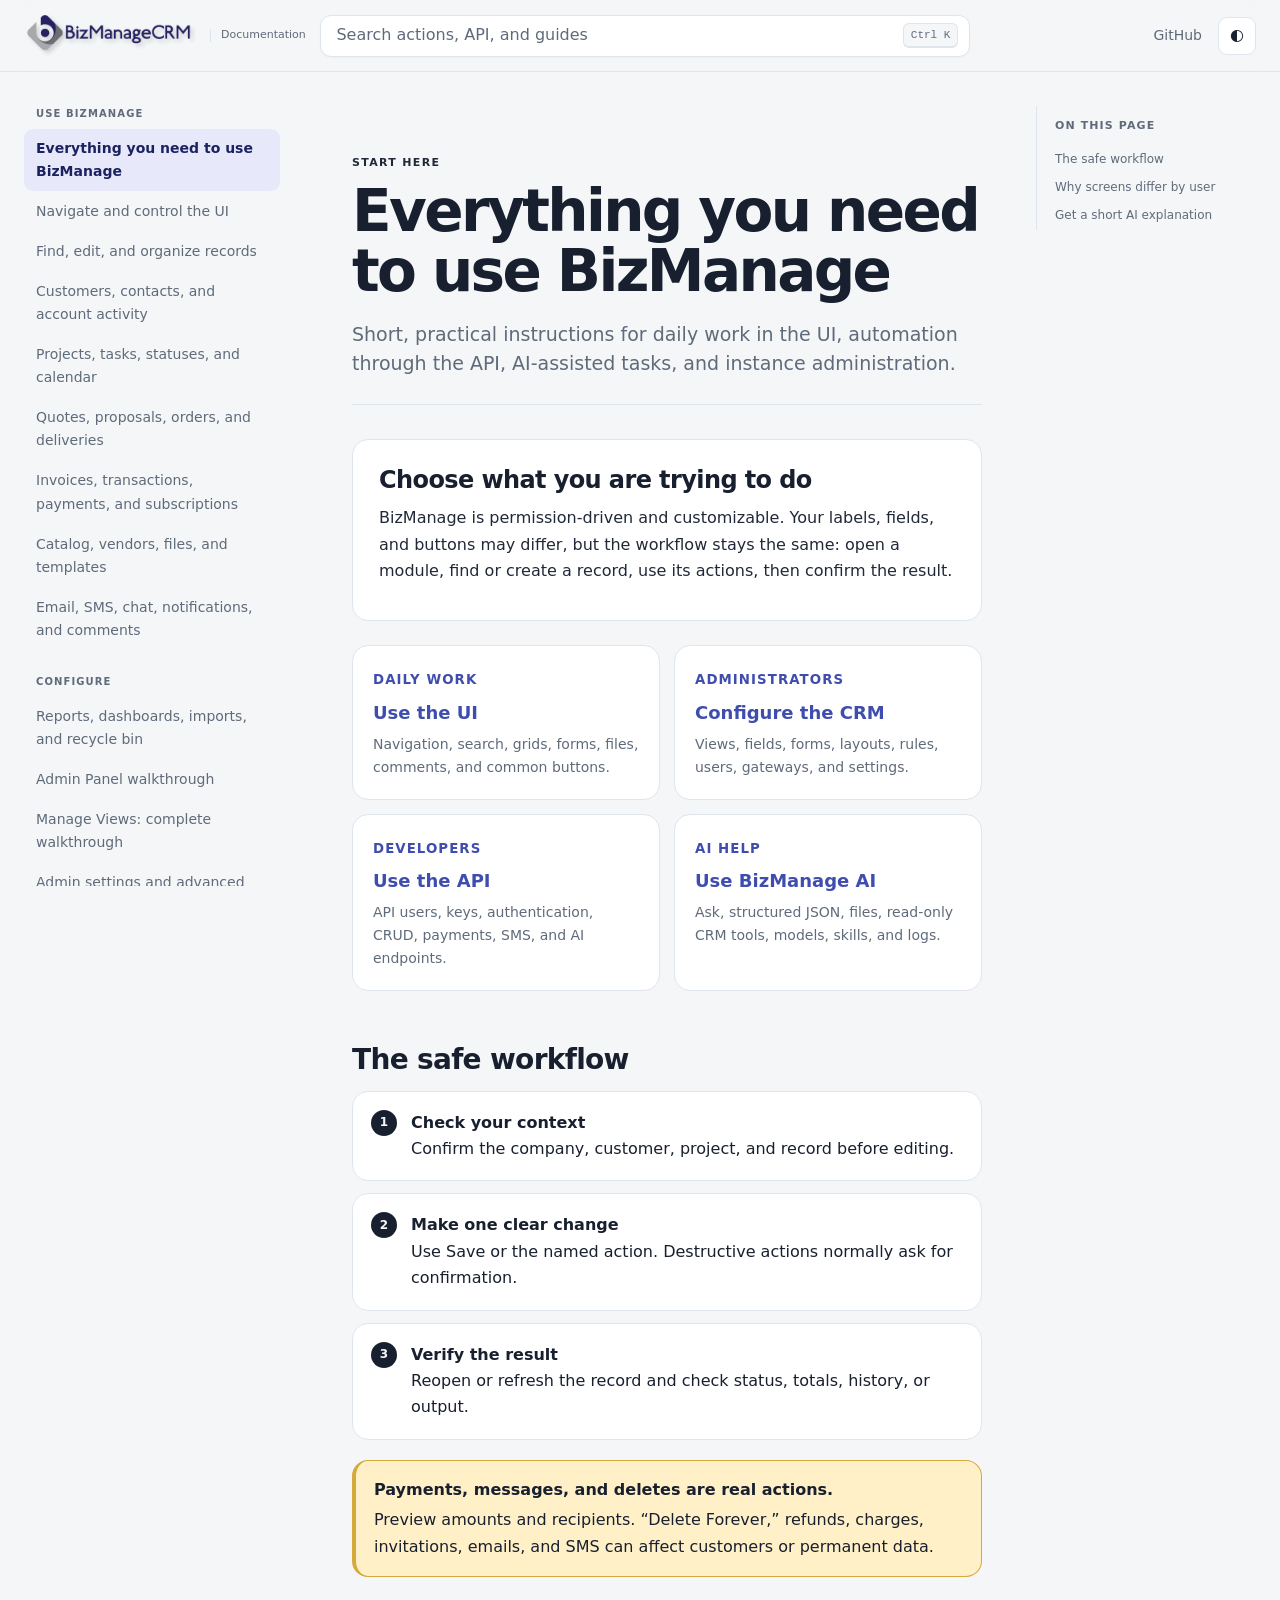
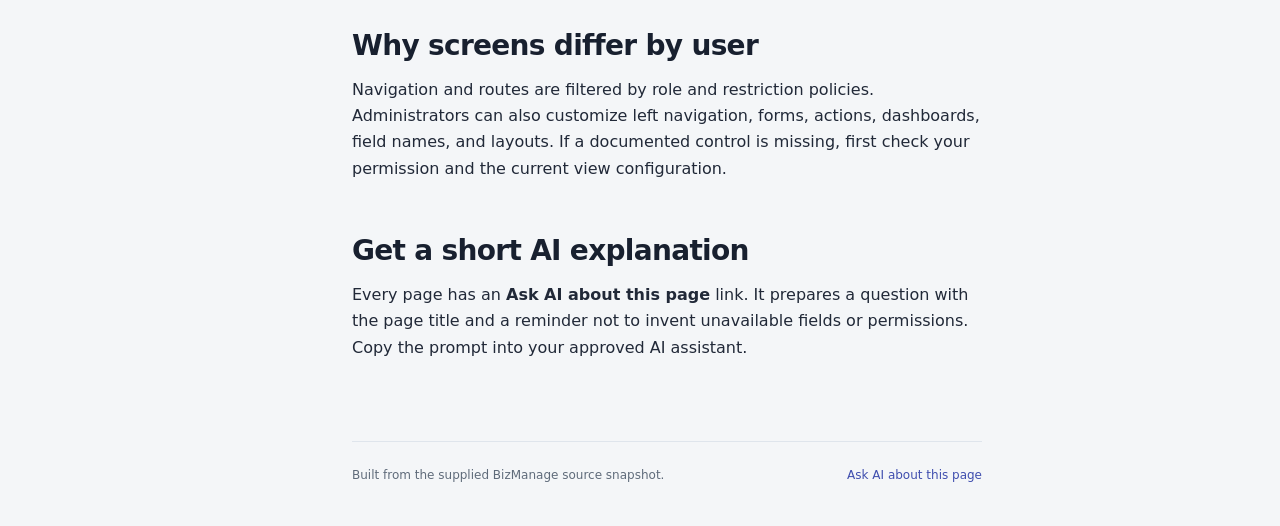
<file: index.html>
<!doctype html>
<html lang="en" data-theme="light">
<head>
  <meta charset="utf-8">
  <meta name="viewport" content="width=device-width,initial-scale=1">
  <meta name="description" content="Concise, source-backed documentation for the BizManage UI, API, AI tools, and CLI.">
  <meta name="theme-color" content="#1c2260">
  <title>BizManage Documentation</title>
  <link rel="icon" type="image/png" href="/assets/favicon.png?v=20260901-3">
  <link rel="stylesheet" href="/assets/styles.css?v=20260901-3">
</head>
<body>
  <a class="skip-link" href="#doc">Skip to documentation</a>
  <header class="topbar">
    <a class="brand" href="#/start" aria-label="BizManage documentation home">
      <img class="brand-logo brand-logo-light" src="/assets/logo-cc.png?v=20260901-3" alt="BizManageCRM">
      <img class="brand-logo brand-logo-dark" src="/assets/logo-cc-light.png?v=20260901-3" alt="BizManageCRM">
      <small>Documentation</small>
    </a>
    <button class="search-trigger" id="searchTrigger" type="button" aria-label="Search documentation">
      <span>Search actions, API, and guides</span><kbd>Ctrl K</kbd>
    </button>
    <div class="top-actions">
      <a class="quiet-link" href="https://github.com/bizmanagecrm/docs" target="_blank" rel="noreferrer">GitHub</a>
      <button class="icon-button" id="themeToggle" type="button" aria-label="Switch color theme">◐</button>
      <button class="menu-button" id="menuToggle" type="button" aria-label="Open navigation">Menu</button>
    </div>
  </header>

  <div class="layout">
    <aside class="sidebar" id="sidebar" aria-label="Documentation navigation">
      <nav id="nav"></nav>
      <div class="source-note"><span></span>Source-checked against BizManage 3.1.332</div>
    </aside>
    <main class="main" id="doc" tabindex="-1">
      <article id="article" class="article"></article>
      <footer class="footer">
        <span>Built from the supplied BizManage source snapshot.</span>
        <button type="button" class="link-button" id="reportGap">Ask AI about this page</button>
      </footer>
    </main>
    <aside class="toc" aria-label="On this page">
      <p>On this page</p>
      <nav id="toc"></nav>
    </aside>
  </div>

  <dialog class="search-dialog" id="searchDialog">
    <form method="dialog" class="dialog-head">
      <input id="searchInput" type="search" autocomplete="off" placeholder="Try “refund”, “API key”, or “import CSV”" aria-label="Search documentation">
      <button type="submit">Esc</button>
    </form>
    <div id="searchResults" class="search-results"></div>
  </dialog>

  <dialog class="ai-dialog" id="aiDialog">
    <form method="dialog" class="ai-card">
      <div class="ai-head"><span class="ai-orb">AI</span><div><strong>Ask for a simpler explanation</strong><small>Copy a source-grounded question into your AI assistant.</small></div></div>
      <label for="aiQuestion">What do you want help with?</label>
      <textarea id="aiQuestion" rows="7"></textarea>
      <div class="dialog-actions"><button value="cancel" class="button secondary">Close</button><button type="button" id="copyPrompt" class="button primary">Copy question</button></div>
      <p id="copyStatus" class="copy-status" aria-live="polite"></p>
    </form>
  </dialog>

  <script src="/assets/content.js?v=20260901-3"></script>
  <script src="/assets/app.js?v=20260901-3"></script>
</body>
</html>
</file>
<file: assets/styles.css>
:root{--ink:#18202f;--muted:#5f6b7a;--paper:#f4f6f8;--panel:#fff;--line:#dfe5ec;--brand:#3f4eae;--brand-2:#1c2260;--lime:#e7e9fb;--blue:#edf2ff;--amber:#fff0c7;--danger:#9c3434;--shadow:0 18px 60px rgba(28,34,96,.14);--radius:16px;--sidebar:274px;--toc:220px}
[data-theme="dark"]{--ink:#f7f7f8;--muted:#b5bac5;--paper:#09090b;--panel:#18181f;--line:#2b2d37;--brand:#aeb8ff;--brand-2:#dce1ff;--lime:#292d55;--blue:#202747;--amber:#3d3218;--danger:#ff9999;--shadow:0 18px 60px rgba(0,0,0,.42)}
*{box-sizing:border-box}html{scroll-behavior:smooth}body{margin:0;background:var(--paper);color:var(--ink);font-family:Inter,ui-sans-serif,system-ui,-apple-system,"Segoe UI",sans-serif;line-height:1.65;-webkit-font-smoothing:antialiased}button,input,textarea{font:inherit}.skip-link{position:fixed;left:1rem;top:-5rem;z-index:99;background:var(--ink);color:var(--paper);padding:.7rem 1rem;border-radius:9px}.skip-link:focus{top:1rem}
.topbar{height:72px;display:grid;grid-template-columns:var(--sidebar) minmax(260px,650px) 1fr;align-items:center;gap:1.4rem;padding:0 24px;position:sticky;top:0;z-index:20;background:color-mix(in srgb,var(--paper) 92%,transparent);backdrop-filter:blur(18px);border-bottom:1px solid var(--line)}.brand{display:flex;align-items:center;gap:11px;color:var(--ink);text-decoration:none;line-height:1.1}.brand-mark{display:grid;place-items:center;width:38px;height:38px;border-radius:11px;background:var(--ink);color:var(--lime);font-weight:900;font-size:20px}.brand strong,.brand small{display:block}.brand small{color:var(--muted);font-size:12px;margin-top:4px}.search-trigger{height:42px;border:1px solid var(--line);border-radius:11px;background:var(--panel);color:var(--muted);display:flex;align-items:center;justify-content:space-between;padding:0 11px 0 15px;cursor:pointer;box-shadow:0 1px 2px rgba(0,0,0,.03)}kbd{font-size:11px;border:1px solid var(--line);border-bottom-width:2px;padding:2px 7px;border-radius:6px;background:var(--paper)}.top-actions{justify-self:end;display:flex;align-items:center;gap:8px}.quiet-link{color:var(--muted);text-decoration:none;font-size:14px;padding:8px}.icon-button,.menu-button{border:1px solid var(--line);background:var(--panel);color:var(--ink);border-radius:9px;min-width:38px;height:38px;cursor:pointer}.menu-button{display:none;padding:0 12px}
.layout{display:grid;grid-template-columns:var(--sidebar) minmax(0,780px) var(--toc);justify-content:center;gap:54px;padding:34px 24px 0}.sidebar{position:sticky;top:105px;height:calc(100vh - 120px);overflow:auto;padding:0 18px 30px 0}.nav-group{margin-bottom:24px}.nav-group>p{margin:0 0 6px;padding:0 12px;text-transform:uppercase;letter-spacing:.11em;color:var(--muted);font-size:10px;font-weight:800}.nav-link{display:flex;align-items:center;gap:9px;padding:8px 12px;border-radius:9px;color:var(--muted);text-decoration:none;font-size:14px;margin:1px 0}.nav-link:hover{background:var(--panel);color:var(--ink)}.nav-link.active{background:var(--lime);color:var(--ink);font-weight:700}.source-note{margin:24px 12px 0;padding-top:18px;border-top:1px solid var(--line);font-size:11px;color:var(--muted);line-height:1.45}.source-note span{display:inline-block;width:7px;height:7px;border-radius:50%;background:#35a06c;margin-right:7px}.main{min-width:0}.article{min-height:calc(100vh - 180px);padding-bottom:70px}.hero{padding:38px 0 26px;border-bottom:1px solid var(--line);margin-bottom:34px}.eyebrow{text-transform:uppercase;letter-spacing:.12em;font-size:11px;font-weight:800;color:var(--brand);margin:0 0 9px}.hero h1{font-size:clamp(36px,5vw,58px);line-height:1.03;letter-spacing:-.045em;margin:0;max-width:760px}.hero .summary{font-size:19px;line-height:1.55;color:var(--muted);max-width:690px;margin:18px 0 0}.article h2{font-size:28px;line-height:1.2;letter-spacing:-.025em;margin:52px 0 14px;scroll-margin-top:100px}.article h3{font-size:18px;margin:31px 0 9px;scroll-margin-top:100px}.article p{margin:10px 0;color:color-mix(in srgb,var(--ink) 88%,var(--muted))}.article a{color:var(--brand);text-underline-offset:3px}.article ul,.article ol{padding-left:22px}.article li{margin:7px 0}.lead-card,.callout,.step,.module-card{background:var(--panel);border:1px solid var(--line);border-radius:var(--radius)}.lead-card{padding:26px;margin:24px 0}.lead-card h2{margin:0 0 8px;font-size:24px}.callout{padding:16px 18px;margin:20px 0;border-left:4px solid var(--brand)}.callout.warning{background:var(--amber);border-color:#d6a93c}.callout.info{background:var(--blue)}.callout strong{display:block;margin-bottom:4px}.steps{display:grid;gap:12px;counter-reset:steps}.step{position:relative;padding:18px 20px 18px 58px}.step:before{counter-increment:steps;content:counter(steps);position:absolute;left:18px;top:18px;width:26px;height:26px;border-radius:50%;display:grid;place-items:center;background:var(--ink);color:var(--paper);font-weight:800;font-size:12px}.step strong{display:block}.card-grid{display:grid;grid-template-columns:repeat(2,minmax(0,1fr));gap:14px;margin:18px 0}.module-card{padding:20px;color:var(--ink);text-decoration:none;transition:.15s ease}.module-card:hover{transform:translateY(-2px);box-shadow:var(--shadow)}.module-card small{color:var(--brand);font-weight:800;text-transform:uppercase;letter-spacing:.08em}.module-card h3{margin:5px 0;font-size:18px}.module-card p{font-size:14px;color:var(--muted);margin:0}.button-row{display:flex;flex-wrap:wrap;gap:10px;margin:20px 0}.button{border:0;border-radius:9px;padding:10px 15px;font-weight:750;cursor:pointer;text-decoration:none!important}.button.primary{background:var(--ink);color:var(--paper)}.button.secondary{background:var(--panel);border:1px solid var(--line);color:var(--ink)}.button.danger{background:#f8dada;color:#7d2525}.table-wrap{overflow:auto;border:1px solid var(--line);border-radius:13px;margin:18px 0;background:var(--panel)}table{width:100%;border-collapse:collapse;font-size:14px}th,td{text-align:left;padding:11px 14px;border-bottom:1px solid var(--line);vertical-align:top}th{font-size:11px;text-transform:uppercase;letter-spacing:.07em;color:var(--muted);background:color-mix(in srgb,var(--paper) 70%,var(--panel))}tr:last-child td{border-bottom:0}.tag{display:inline-flex;padding:2px 8px;border-radius:999px;background:var(--blue);font-size:11px;font-weight:800}.tag.post,.tag.put{background:var(--amber)}.tag.delete{background:#f8dada;color:#7d2525}code{font-family:"SFMono-Regular",Consolas,monospace;font-size:.9em;background:var(--panel);border:1px solid var(--line);padding:2px 5px;border-radius:5px}pre{position:relative;background:#10221b;color:#dff8e9;padding:18px 20px;border-radius:13px;overflow:auto;line-height:1.55;font-size:13px;border:1px solid #29483a}pre code{background:transparent;border:0;padding:0;color:inherit}.checklist{list-style:none;padding:0!important}.checklist li{position:relative;padding-left:29px}.checklist li:before{content:'✓';position:absolute;left:0;top:1px;color:var(--brand);font-weight:900}.filter-bar{display:flex;gap:9px;margin:18px 0}.filter-bar input,.filter-bar select{width:100%;border:1px solid var(--line);border-radius:9px;padding:10px 12px;background:var(--panel);color:var(--ink)}.catalog-count{color:var(--muted);font-size:13px}.toc{position:sticky;top:105px;height:max-content;max-height:calc(100vh - 130px);overflow:auto;border-left:1px solid var(--line);padding-left:18px}.toc>p{font-size:11px;text-transform:uppercase;letter-spacing:.1em;color:var(--muted);font-weight:800}.toc a{display:block;color:var(--muted);text-decoration:none;font-size:12px;padding:4px 0}.toc a:hover{color:var(--brand)}.footer{display:flex;justify-content:space-between;gap:20px;border-top:1px solid var(--line);padding:24px 0 40px;font-size:12px;color:var(--muted)}.link-button{border:0;background:none;color:var(--brand);padding:0;cursor:pointer}
.search-dialog,.ai-dialog{border:1px solid var(--line);border-radius:17px;background:var(--panel);color:var(--ink);padding:0;box-shadow:var(--shadow)}.search-dialog{width:min(720px,calc(100vw - 30px));height:min(620px,calc(100vh - 70px));margin-top:9vh}.search-dialog::backdrop,.ai-dialog::backdrop{background:rgba(5,15,11,.54);backdrop-filter:blur(4px)}.dialog-head{display:flex;gap:8px;padding:14px;border-bottom:1px solid var(--line)}.dialog-head input{flex:1;border:0;outline:0;background:transparent;color:var(--ink);font-size:18px}.dialog-head button{border:1px solid var(--line);background:var(--paper);color:var(--muted);border-radius:7px}.search-results{padding:10px;overflow:auto;height:calc(100% - 70px)}.search-result{display:block;padding:12px 14px;border-radius:10px;color:var(--ink);text-decoration:none}.search-result:hover,.search-result.selected{background:var(--paper)}.search-result strong{display:block}.search-result span{display:block;color:var(--muted);font-size:12px;white-space:nowrap;overflow:hidden;text-overflow:ellipsis}.empty-state{text-align:center;color:var(--muted);padding:70px 20px}.ai-dialog{width:min(570px,calc(100vw - 30px))}.ai-card{padding:24px}.ai-head{display:flex;align-items:center;gap:12px;margin-bottom:22px}.ai-head div strong,.ai-head div small{display:block}.ai-head div small{color:var(--muted)}.ai-orb{width:42px;height:42px;display:grid;place-items:center;border-radius:13px;background:var(--lime);font-weight:900}.ai-card label{font-size:12px;text-transform:uppercase;letter-spacing:.07em;font-weight:800}.ai-card textarea{width:100%;resize:vertical;margin:7px 0 14px;border:1px solid var(--line);border-radius:10px;background:var(--paper);color:var(--ink);padding:12px}.dialog-actions{display:flex;justify-content:flex-end;gap:8px}.copy-status{color:var(--brand);font-size:12px;min-height:1em;text-align:right}
@media(max-width:1100px){:root{--toc:0px}.layout{grid-template-columns:var(--sidebar) minmax(0,780px);gap:34px}.toc{display:none}.topbar{grid-template-columns:var(--sidebar) minmax(260px,1fr) auto}}
@media(max-width:760px){.topbar{height:64px;grid-template-columns:1fr auto;padding:0 14px}.brand small,.quiet-link,.icon-button,.search-trigger{display:none}.menu-button{display:block}.layout{display:block;padding:23px 18px 0}.sidebar{position:fixed;z-index:30;inset:64px auto 0 0;width:min(310px,88vw);height:auto;background:var(--panel);padding:22px;transform:translateX(-105%);transition:.2s ease;box-shadow:var(--shadow)}.sidebar.open{transform:none}.article{padding-bottom:40px}.hero{padding-top:20px}.hero h1{font-size:39px}.hero .summary{font-size:17px}.card-grid{grid-template-columns:1fr}.footer{display:block}.footer button{margin-top:8px}.filter-bar{display:block}.filter-bar>*{margin-bottom:8px}}

/* Official BizManageCRM identity and source-derived permission states. */
.brand{gap:10px}.brand-mark{display:none}.brand-logo{display:block;width:176px;height:auto}.brand-logo-dark{display:none}[data-theme="dark"] .brand-logo-light{display:none}[data-theme="dark"] .brand-logo-dark{display:block}.brand small{color:var(--muted);font-size:11px;border-left:1px solid var(--line);padding-left:10px;margin:0}.nav-link.active{background:var(--lime);color:var(--brand-2)}.tag.post,.tag.put,.tag.patch{background:var(--amber)}.tag.permission-public{background:#e7f7ed;color:#17633a}.tag.permission-api-user{background:var(--blue);color:var(--brand-2)}.tag.permission-admin{background:#fff0c7;color:#735216}.tag.permission-root{background:#f8dada;color:#7d2525}pre{background:#141945;color:#eef0ff;border-color:#303a84}
@media(max-width:760px){.brand-logo{width:165px}}

/* API catalog uses wrapping cards so long endpoints and explanations never clip. */
.api-filter-bar{display:grid;grid-template-columns:minmax(230px,1.5fr) repeat(2,minmax(155px,1fr));align-items:stretch}.api-filter-bar input,.api-filter-bar select{min-width:0}.endpoint-list{display:grid;gap:12px;min-width:0;margin:18px 0}.endpoint-card{min-width:0;padding:16px 18px;background:var(--panel);border:1px solid var(--line);border-radius:13px}.endpoint-card-head{display:flex;align-items:center;flex-wrap:wrap;gap:8px 10px;min-width:0}.endpoint-card-head>code{overflow-wrap:anywhere;word-break:break-word}.endpoint-impact{color:var(--muted);font-size:12px;font-weight:700}.endpoint-card>p{margin:9px 0}.endpoint-details{display:grid;grid-template-columns:minmax(0,1.25fr) minmax(0,1fr);gap:10px;margin-top:12px}.endpoint-details>div{min-width:0;padding:10px 12px;background:var(--paper);border-radius:9px}.endpoint-details strong{display:block;color:var(--muted);font-size:10px;text-transform:uppercase;letter-spacing:.07em;margin-bottom:6px}.endpoint-details span{display:block;font-size:13px}.code-value{display:block;white-space:pre-wrap;overflow-wrap:anywhere;word-break:break-word;font-size:11px;line-height:1.5}.endpoint-note{padding-top:10px;border-top:1px solid var(--line);color:var(--muted)!important;font-size:12px}.endpoint-note strong{color:var(--ink)}
@media(max-width:1100px){.api-filter-bar{grid-template-columns:repeat(2,minmax(0,1fr))}}
@media(max-width:760px){.api-filter-bar{display:grid;grid-template-columns:1fr}.endpoint-details{grid-template-columns:1fr}.endpoint-card{padding:14px}.endpoint-card-head{align-items:flex-start}}
</file>
